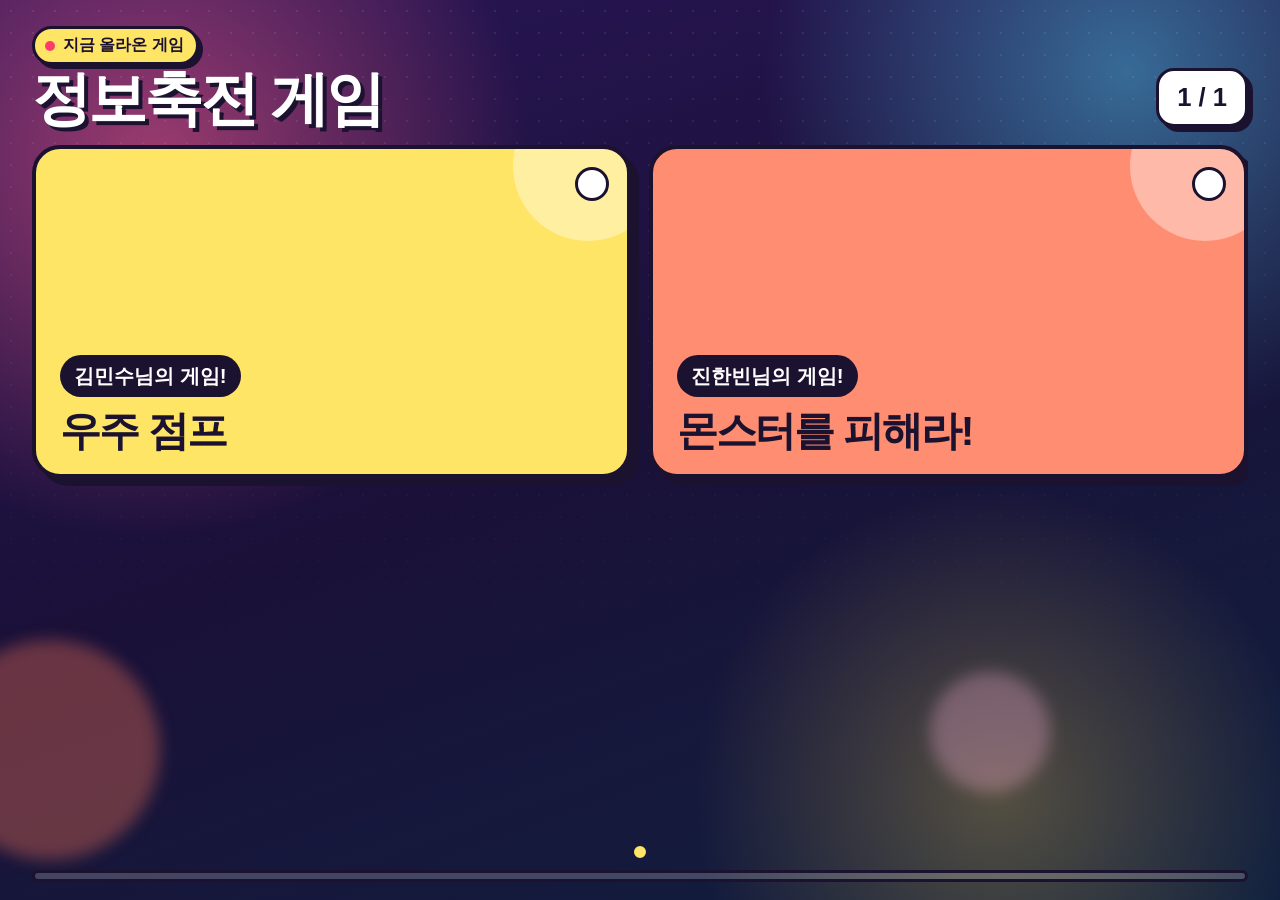
<file: index.html>
<!DOCTYPE html>
<html lang="ko">
<head>
  <meta charset="utf-8" />
  <meta name="viewport" content="width=device-width, initial-scale=1" />
  <title>정보축전 게임</title>
  <link rel="stylesheet" href="css/board.css" />
</head>
<body>
  <div class="glow glow-a"></div>
  <div class="glow glow-b"></div>
  <div class="glow glow-c"></div>
  <header class="top">
    <div class="brand">
      <p class="eyebrow"><span class="pulse"></span>지금 올라온 게임</p>
      <h1>정보축전 게임</h1>
    </div>
    <p id="page-label" class="page-pill" aria-live="polite">1 / 1</p>
  </header>
  <main id="board" class="board"></main>
  <footer class="bottom">
    <div id="dots" class="dots" aria-hidden="true"></div>
    <div class="progress" aria-hidden="true"><span id="progress-bar"></span></div>
  </footer>
  <script src="js/board.js"></script>
</body>
</html>
</file>
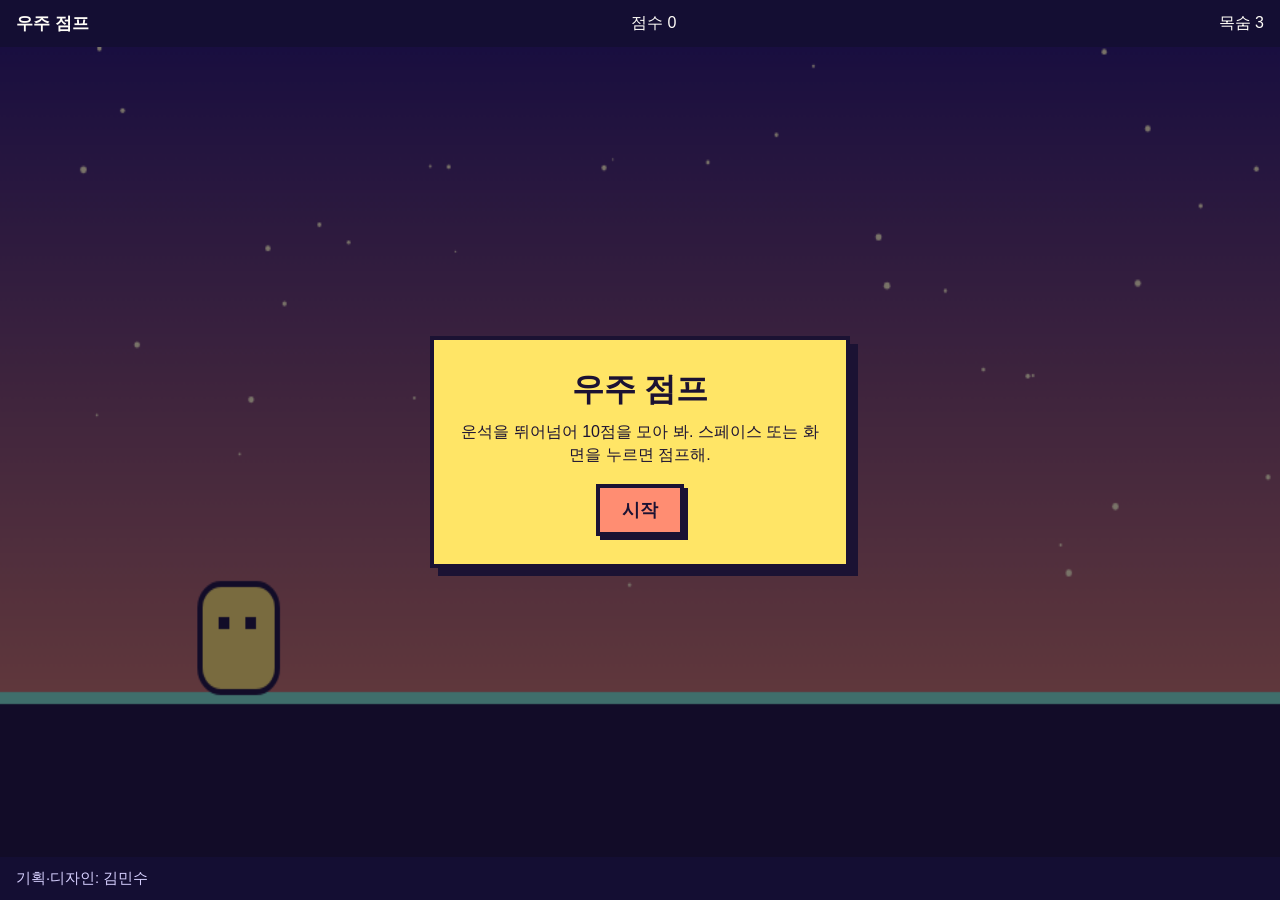
<file: 김민수/index.html>
<!DOCTYPE html>
<html lang="ko">
<head>
  <meta charset="utf-8" />
  <meta name="viewport" content="width=device-width, initial-scale=1, maximum-scale=1, user-scalable=no" />
  <title>우주 점프</title>
  <style>
    :root { color-scheme: dark; }
    * { box-sizing: border-box; }
    html, body { margin: 0; height: 100%; background: #140e33; color: #fffdf8; font-family: "Malgun Gothic", "Apple SD Gothic Neo", sans-serif; }
    body { display: grid; grid-template-rows: auto 1fr auto; min-height: 100%; }
    header, footer { display: flex; justify-content: space-between; align-items: center; gap: 12px; padding: 12px 16px; }
    header strong { font-size: 1.05rem; }
    #lives, #score { font-variant-numeric: tabular-nums; }
    main { position: relative; min-height: 0; }
    canvas { width: 100%; height: 100%; display: block; touch-action: none; background: #24165a; }
    #overlay { position: absolute; inset: 0; display: flex; align-items: center; justify-content: center; padding: 24px; background: rgba(12, 8, 32, 0.55); }
    #overlay[hidden] { display: none; }
    .card { width: min(420px, 100%); padding: 28px 24px; text-align: center; background: #ffe566; color: #1b1233; border: 4px solid #1b1233; box-shadow: 8px 8px 0 #1b1233; }
    h1 { margin: 0 0 8px; font-size: 2rem; }
    p { margin: 0 0 18px; line-height: 1.45; }
    button { min-height: 52px; padding: 0 22px; border: 4px solid #1b1233; background: #ff8d72; color: #1b1233; font: inherit; font-weight: 700; font-size: 1.1rem; box-shadow: 4px 4px 0 #1b1233; }
    footer { color: #d7d0ff; font-size: 0.92rem; }
    #jump { display: none; }
    @media (pointer: coarse) {
      body { grid-template-rows: auto 1fr auto auto; }
      #jump { display: block; margin: 0 16px 16px; min-height: 64px; font-size: 1.25rem; }
    }
  </style>
</head>
<body>
  <header>
    <strong>우주 점프</strong>
    <span id="score">점수 0</span>
    <span id="lives">목숨 3</span>
  </header>
  <main>
    <canvas id="view" width="960" height="540"></canvas>
    <div id="overlay">
      <div class="card">
        <h1 id="overlay-title">우주 점프</h1>
        <p id="overlay-text">운석을 뛰어넘어 10점을 모아 봐. 스페이스 또는 화면을 누르면 점프해.</p>
        <button id="action" type="button">시작</button>
      </div>
    </div>
  </main>
  <button id="jump" type="button">점프</button>
  <footer>기획·디자인: 김민수</footer>
  <script>
    const canvas = document.getElementById("view");
    const ctx = canvas.getContext("2d");
    const overlay = document.getElementById("overlay");
    const overlayTitle = document.getElementById("overlay-title");
    const overlayText = document.getElementById("overlay-text");
    const action = document.getElementById("action");
    const scoreEl = document.getElementById("score");
    const livesEl = document.getElementById("lives");
    const W = 960;
    const H = 540;
    const GROUND = 430;
    const WIN = 10;

    const player = { x: 150, w: 58, h: 72, y: GROUND - 72, vy: 0 };
    let rocks = [];
    let stars = Array.from({ length: 40 }, () => ({
      x: Math.random() * W,
      y: Math.random() * 360,
      r: Math.random() * 2 + 0.6
    }));
    let mode = "start";
    let score = 0;
    let lives = 3;
    let spawn = 0;
    let hurt = 0;
    let last = 0;

    function reset() {
      player.y = GROUND - player.h;
      player.vy = 0;
      rocks = [];
      score = 0;
      lives = 3;
      spawn = 0;
      hurt = 0;
      paintHud();
    }

    function paintHud() {
      scoreEl.textContent = "점수 " + score;
      livesEl.textContent = "목숨 " + lives;
    }

    function show(title, text, label) {
      overlayTitle.textContent = title;
      overlayText.textContent = text;
      action.textContent = label;
      overlay.hidden = false;
    }

    function hideOverlay() {
      overlay.hidden = true;
    }

    function jump() {
      if (mode !== "play") return;
      if (player.y < GROUND - player.h - 1) return;
      player.vy = -15.5;
    }

    function startGame() {
      reset();
      mode = "play";
      hideOverlay();
      last = 0;
    }

    function finish(next) {
      mode = next;
      if (next === "win") show("성공!", "운석 10개를 모두 넘었어.", "다시 하기");
      else show("실패!", "목숨이 없어졌어. 다시 뛰어 봐.", "다시 하기");
    }

    function spawnRock() {
      const tall = Math.random() < 0.35;
      rocks.push({ x: W + 20, w: tall ? 46 : 62, h: tall ? 92 : 54, scored: false });
    }

    function hit(rock) {
      return player.x < rock.x + rock.w - 8 &&
        player.x + player.w > rock.x + 8 &&
        player.y < GROUND &&
        player.y + player.h > GROUND - rock.h + 6;
    }

    function frame(now) {
      requestAnimationFrame(frame);
      const dt = Math.min(32, last ? now - last : 16);
      last = now;
      if (mode === "play") {
        const step = dt / 16.67;
        player.vy += 0.72 * step;
        player.y += player.vy * step;
        if (player.y > GROUND - player.h) {
          player.y = GROUND - player.h;
          player.vy = 0;
        }
        spawn += dt;
        if (spawn > 1300) {
          spawn = 0;
          spawnRock();
        }
        const speed = 6.2 + score * 0.18;
        rocks.forEach((rock) => {
          rock.x -= speed * step;
          if (!rock.scored && rock.x + rock.w < player.x) {
            rock.scored = true;
            score += 1;
            paintHud();
            if (score >= WIN) finish("win");
          }
        });
        rocks = rocks.filter((rock) => rock.x + rock.w > -20);
        if (hurt > 0) hurt -= dt;
        if (hurt <= 0 && mode === "play") {
          for (const rock of rocks) {
            if (!hit(rock)) continue;
            lives -= 1;
            hurt = 900;
            paintHud();
            if (lives <= 0) finish("lose");
            break;
          }
        }
      }
      draw();
    }

    function draw() {
      ctx.clearRect(0, 0, W, H);
      const sky = ctx.createLinearGradient(0, 0, 0, H);
      sky.addColorStop(0, "#2a1768");
      sky.addColorStop(1, "#f08a5d");
      ctx.fillStyle = sky;
      ctx.fillRect(0, 0, W, H);
      ctx.fillStyle = "#fff6c2";
      stars.forEach((star) => {
        ctx.beginPath();
        ctx.arc(star.x, star.y, star.r, 0, Math.PI * 2);
        ctx.fill();
      });
      ctx.fillStyle = "#1b1233";
      ctx.fillRect(0, GROUND, W, H - GROUND);
      ctx.fillStyle = "#7eebc8";
      ctx.fillRect(0, GROUND, W, 8);
      rocks.forEach((rock) => {
        ctx.fillStyle = "#ff8d72";
        ctx.fillRect(rock.x, GROUND - rock.h, rock.w, rock.h);
        ctx.strokeStyle = "#1b1233";
        ctx.lineWidth = 4;
        ctx.strokeRect(rock.x + 2, GROUND - rock.h + 2, rock.w - 4, rock.h - 4);
      });
      ctx.save();
      if (hurt > 0 && Math.floor(hurt / 80) % 2 === 0) ctx.globalAlpha = 0.35;
      ctx.fillStyle = "#ffe566";
      roundRect(player.x, player.y, player.w, player.h, 16);
      ctx.fill();
      ctx.strokeStyle = "#1b1233";
      ctx.lineWidth = 4;
      ctx.stroke();
      ctx.fillStyle = "#1b1233";
      ctx.fillRect(player.x + 14, player.y + 22, 8, 8);
      ctx.fillRect(player.x + 34, player.y + 22, 8, 8);
      ctx.restore();
    }

    function roundRect(x, y, w, h, r) {
      ctx.beginPath();
      ctx.moveTo(x + r, y);
      ctx.arcTo(x + w, y, x + w, y + h, r);
      ctx.arcTo(x + w, y + h, x, y + h, r);
      ctx.arcTo(x, y + h, x, y, r);
      ctx.arcTo(x, y, x + w, y, r);
      ctx.closePath();
    }

    action.addEventListener("click", () => {
      if (mode === "start" || mode === "win" || mode === "lose") startGame();
    });
    document.getElementById("jump").addEventListener("pointerdown", (event) => {
      event.preventDefault();
      jump();
    });
    canvas.addEventListener("pointerdown", jump);
    window.addEventListener("keydown", (event) => {
      if (event.code === "Space" || event.code === "ArrowUp") {
        event.preventDefault();
        if (mode === "start" || mode === "win" || mode === "lose") startGame();
        else jump();
      }
    });

    show("우주 점프", "운석을 뛰어넘어 10점을 모아 봐. 스페이스 또는 화면을 누르면 점프해.", "시작");
    requestAnimationFrame(frame);
  </script>
</body>
</html>
</file>
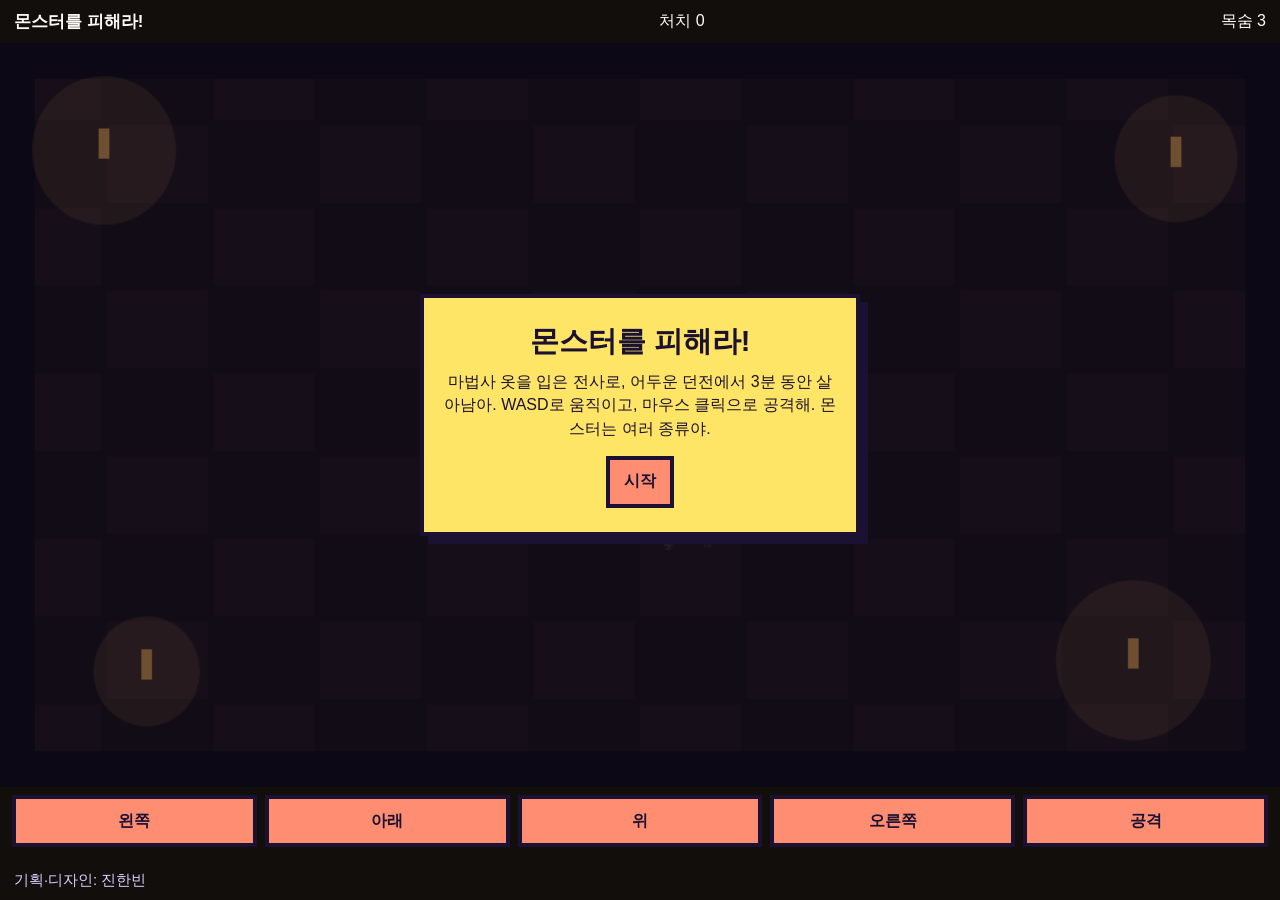
<file: 진한빈/index.html>
<!DOCTYPE html>
<html lang="ko">
<head>
  <meta charset="utf-8" />
  <meta name="viewport" content="width=device-width, initial-scale=1, maximum-scale=1, user-scalable=no" />
  <title>게임</title>
  <link rel="stylesheet" href="game.css" />
</head>
<body>
  <header>
    <strong id="title">게임</strong>
    <span id="score"></span>
    <span id="extra"></span>
  </header>
  <main>
    <canvas id="view" width="960" height="540"></canvas>
    <div id="overlay">
      <div class="card">
        <h1 id="overlay-title"></h1>
        <p id="overlay-text"></p>
        <button id="action" type="button">시작</button>
      </div>
    </div>
  </main>
  <div id="touch">
    <button type="button" data-act="left">왼쪽</button>
    <button type="button" data-act="down">아래</button>
    <button type="button" data-act="up">위</button>
    <button type="button" data-act="right">오른쪽</button>
    <button type="button" data-act="action">행동</button>
  </div>
  <footer id="credit"></footer>
  <script src="game.config.js"></script>
  <script src="engine.js"></script>
  <script src="game.js"></script>
</body>
</html>
</file>
<file: css/board.css>
:root {
  --ink: #1b1230;
  --paper: #fff7ea;
  --gap: 18px;
  --min-card-w: 440px;
  --min-card-h: 220px;
}

* { box-sizing: border-box; }

html, body {
  margin: 0;
  width: 100%;
  height: 100%;
}

body {
  min-height: 100vh;
  min-height: 100dvh;
  display: flex;
  flex-direction: column;
  overflow: hidden;
  padding: 26px 32px 18px;
  color: var(--paper);
  font-family: "Malgun Gothic", "Apple SD Gothic Neo", sans-serif;
  background:
    radial-gradient(circle at 12% 18%, rgba(255, 92, 138, 0.55), transparent 28%),
    radial-gradient(circle at 88% 8%, rgba(86, 214, 255, 0.45), transparent 26%),
    radial-gradient(circle at 78% 88%, rgba(255, 214, 74, 0.28), transparent 24%),
    linear-gradient(160deg, #2a1658 0%, #1a1038 48%, #10203f 100%);
}

body::before {
  content: "";
  position: fixed;
  inset: 0;
  pointer-events: none;
  background-image: radial-gradient(rgba(255, 255, 255, 0.16) 1.2px, transparent 1.2px);
  background-size: 22px 22px;
  mask-image: linear-gradient(to bottom, rgba(0, 0, 0, 0.55), transparent 80%);
}

.glow {
  position: fixed;
  border-radius: 50%;
  filter: blur(8px);
  pointer-events: none;
}

.glow-a { width: 220px; height: 220px; left: -60px; bottom: 40px; background: rgba(255, 122, 89, 0.35); }
.glow-b { width: 160px; height: 160px; right: 8%; top: 18%; background: rgba(125, 236, 200, 0.28); }
.glow-c { width: 120px; height: 120px; right: 18%; bottom: 12%; background: rgba(255, 179, 217, 0.3); }

.top, .board, .bottom { position: relative; z-index: 1; }

.top {
  display: flex;
  align-items: flex-end;
  justify-content: space-between;
  gap: 16px;
  width: 100%;
  min-width: 0;
  margin-bottom: 18px;
}

.brand { min-width: 0; }

.eyebrow {
  display: inline-flex;
  align-items: center;
  gap: 8px;
  margin: 0 0 6px;
  padding: 6px 12px 6px 10px;
  border: 3px solid var(--ink);
  border-radius: 999px;
  background: #ffe566;
  color: var(--ink);
  font-size: 16px;
  font-weight: 800;
  box-shadow: 4px 4px 0 var(--ink);
}

.pulse {
  width: 10px;
  height: 10px;
  border-radius: 50%;
  background: #ff3b6b;
  box-shadow: 0 0 0 0 rgba(255, 59, 107, 0.7);
  animation: pulse 1.6s infinite;
}

h1 {
  margin: 0;
  color: white;
  font-size: clamp(36px, 4.6vw, 64px);
  line-height: 0.95;
  letter-spacing: -0.05em;
  text-shadow: 4px 4px 0 var(--ink);
}

.page-pill {
  margin: 0;
  padding: 12px 18px;
  border: 3px solid var(--ink);
  border-radius: 18px;
  background: white;
  color: var(--ink);
  font-size: clamp(20px, 2vw, 32px);
  font-weight: 800;
  font-variant-numeric: tabular-nums;
  box-shadow: 5px 5px 0 var(--ink);
}

.board {
  flex: 1 1 auto;
  width: 100%;
  min-width: 0;
  min-height: 0;
  overflow: hidden;
  display: grid;
  grid-template-columns: repeat(var(--cols, 1), minmax(0, 1fr));
  grid-template-rows: repeat(var(--rows, 1), minmax(0, 1fr));
  gap: var(--gap);
}

.card {
  position: relative;
  display: flex;
  flex-direction: column;
  justify-content: flex-end;
  gap: 12px;
  min-width: 0;
  overflow: hidden;
  padding: 22px 24px 20px;
  border: 4px solid var(--ink);
  border-radius: 28px;
  background: var(--tone, #ffe566);
  color: var(--ink);
  text-decoration: none;
  box-shadow: 8px 8px 0 var(--ink);
}

.card::before,
.card::after {
  content: "";
  position: absolute;
  border-radius: 50%;
  pointer-events: none;
}

.card::before {
  width: 150px;
  height: 150px;
  top: -58px;
  right: -36px;
  background: rgba(255, 255, 255, 0.38);
}

.card::after {
  width: 28px;
  height: 28px;
  top: 18px;
  right: 18px;
  background: white;
  border: 3px solid var(--ink);
}

.tone-0 { --tone: #ffe566; }
.tone-1 { --tone: #ff8d72; }
.tone-2 { --tone: #7eebc8; }
.tone-3 { --tone: #a9c0ff; }
.tone-4 { --tone: #ffb7e0; }
.tone-5 { --tone: #d7f56e; }

.who {
  align-self: flex-start;
  max-width: 100%;
  padding: 7px 14px;
  border-radius: 999px;
  background: var(--ink);
  color: white;
  font-size: clamp(16px, 1.6vw, 24px);
  font-weight: 800;
}

.title {
  position: relative;
  font-size: clamp(32px, 3.2vw, 54px);
  font-weight: 900;
  letter-spacing: -0.045em;
  line-height: 1.12;
  overflow-wrap: break-word;
  word-break: keep-all;
}

.empty {
  grid-column: 1 / -1;
  grid-row: 1 / -1;
  display: grid;
  place-items: center;
  margin: 0;
  border: 4px dashed rgba(255, 255, 255, 0.45);
  border-radius: 28px;
  background: rgba(255, 255, 255, 0.08);
  color: white;
  font-size: clamp(24px, 3vw, 42px);
  font-weight: 800;
  text-align: center;
}

.bottom {
  display: flex;
  flex-direction: column;
  gap: 10px;
  width: 100%;
  min-width: 0;
  margin-top: 16px;
}

.dots {
  display: flex;
  justify-content: center;
  gap: 8px;
  min-height: 14px;
}

.dot {
  width: 12px;
  height: 12px;
  border: 2px solid white;
  border-radius: 50%;
  background: transparent;
}

.dot.on {
  background: #ffe566;
  border-color: #ffe566;
}

.progress {
  height: 12px;
  border: 3px solid var(--ink);
  border-radius: 999px;
  background: rgba(255, 255, 255, 0.2);
  overflow: hidden;
}

#progress-bar {
  display: block;
  height: 100%;
  width: 0;
  background: linear-gradient(90deg, #ffe566, #ff8d72);
}

@keyframes pulse {
  70% { box-shadow: 0 0 0 8px rgba(255, 59, 107, 0); }
  100% { box-shadow: 0 0 0 0 rgba(255, 59, 107, 0); }
}

@media (max-width: 720px) {
  body { padding: 16px; }
  :root {
    --min-card-w: 220px;
    --min-card-h: 132px;
    --gap: 12px;
  }
  .card { box-shadow: 5px 5px 0 var(--ink); }
}
</file>
<file: 진한빈/game.css>
:root { color-scheme: dark; }
* { box-sizing: border-box; }
html, body {
  margin: 0;
  height: 100%;
  background: #120e0c;
  color: #fffdf8;
  font-family: "Malgun Gothic", "Apple SD Gothic Neo", sans-serif;
}
body {
  display: grid;
  grid-template-rows: auto minmax(0, 1fr) auto auto;
  min-height: 100%;
  user-select: none;
}
header, footer {
  display: flex;
  justify-content: space-between;
  align-items: center;
  gap: 12px;
  padding: 10px 14px;
}
header strong { font-size: 1.05rem; }
#score, #extra { font-variant-numeric: tabular-nums; }
main { position: relative; min-height: 0; }
canvas {
  width: 100%;
  height: 100%;
  display: block;
  touch-action: none;
  background: #1a120e;
}
#overlay {
  position: absolute;
  inset: 0;
  display: flex;
  align-items: center;
  justify-content: center;
  padding: 20px;
  background: rgba(12, 8, 32, 0.55);
}
#overlay[hidden] { display: none; }
.card {
  width: min(440px, 100%);
  padding: 24px 20px;
  text-align: center;
  background: #ffe566;
  color: #1b1233;
  border: 4px solid #1b1233;
  box-shadow: 8px 8px 0 #1b1233;
}
h1 { margin: 0 0 8px; font-size: 1.8rem; }
p { margin: 0 0 16px; line-height: 1.45; }
button {
  min-height: 52px;
  padding: 0 14px;
  border: 4px solid #1b1233;
  background: #ff8d72;
  color: #1b1233;
  font: inherit;
  font-weight: 700;
  font-size: 1rem;
}
button[hidden] { display: none !important; }
#touch { display: flex; gap: 8px; padding: 8px 12px 14px; }
#touch button { flex: 1; }
footer { color: #d7d0ff; font-size: 0.92rem; }
</file>
